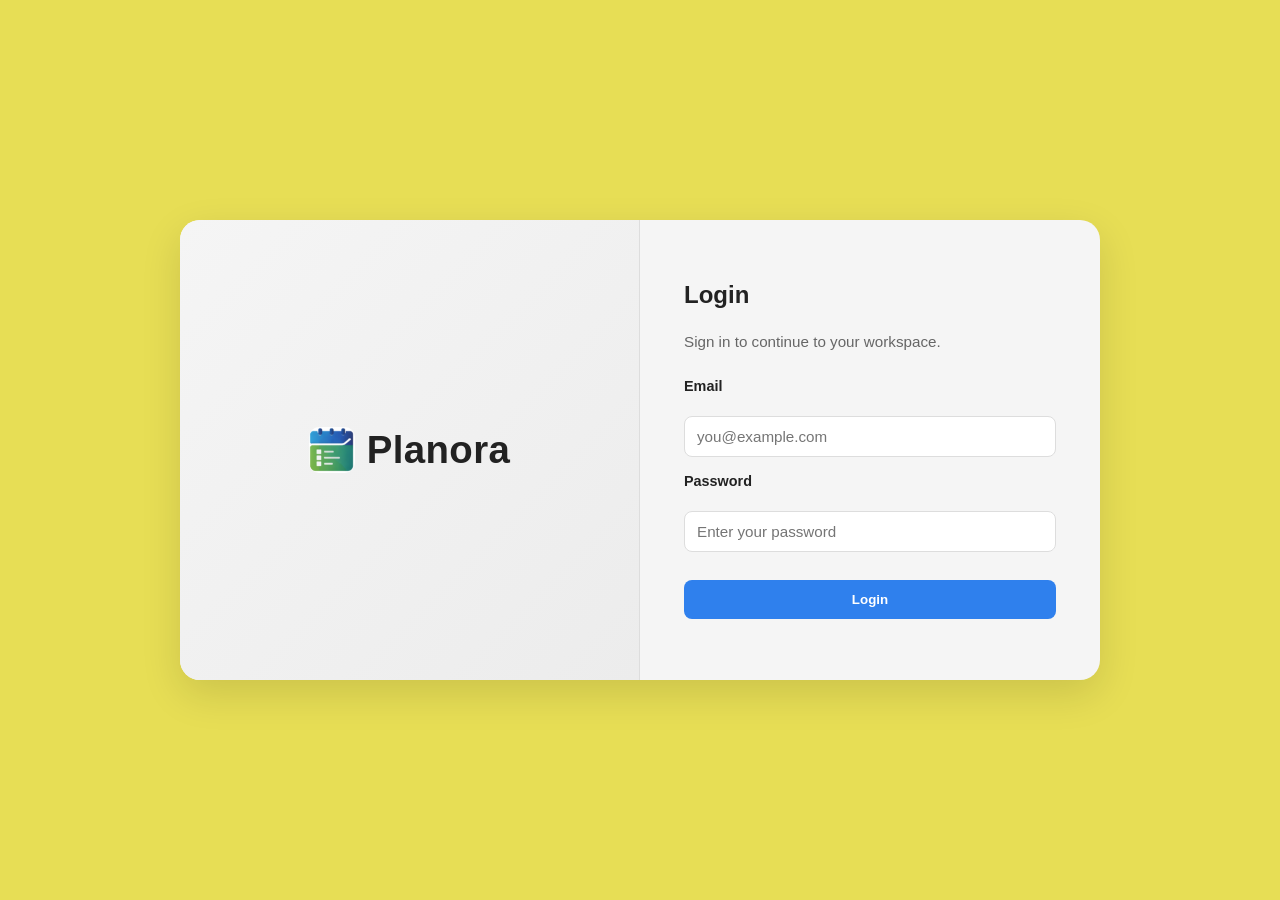
<file: Planora.Api/wwwroot/index.html>
<!doctype html>
<html lang="en">
<head>
    <meta charset="UTF-8">
    <meta name="viewport" content="width=device-width, initial-scale=1.0">
    <title>Project Planora - Login</title>
    <link rel="stylesheet" href="styles/base.css">
    <link rel="stylesheet" href="styles/base_index.css">
    <link rel="stylesheet" href="styles/login.css">
    <script defer src="scripts/login.js"></script>
</head>
<body class="page-login">
  <main class="panel">
    <section class="left-side">
      <div class="brand">
        <img class="brand-logo" src="images/planora-logo.png" alt="Project Planora logo">
        <span class="brand-text">Planora</span>
      </div>
    </section>

    <section class="right-side">
      <h1>Login</h1>
      <p>Sign in to continue to your workspace.</p>

      <label for="email">Email</label>
      <input id="email" type="email" placeholder="you@example.com">

      <label for="password">Password</label>
      <input id="password" type="password" placeholder="Enter your password">

      <a href="password_reset_request.html" class="reset-password item-hidden" id="reset-password">Forgotten your password?</a>
      <button type="button" onclick="login()">Login</button>
    </section>
  </main>
</body>
</html>
</file>
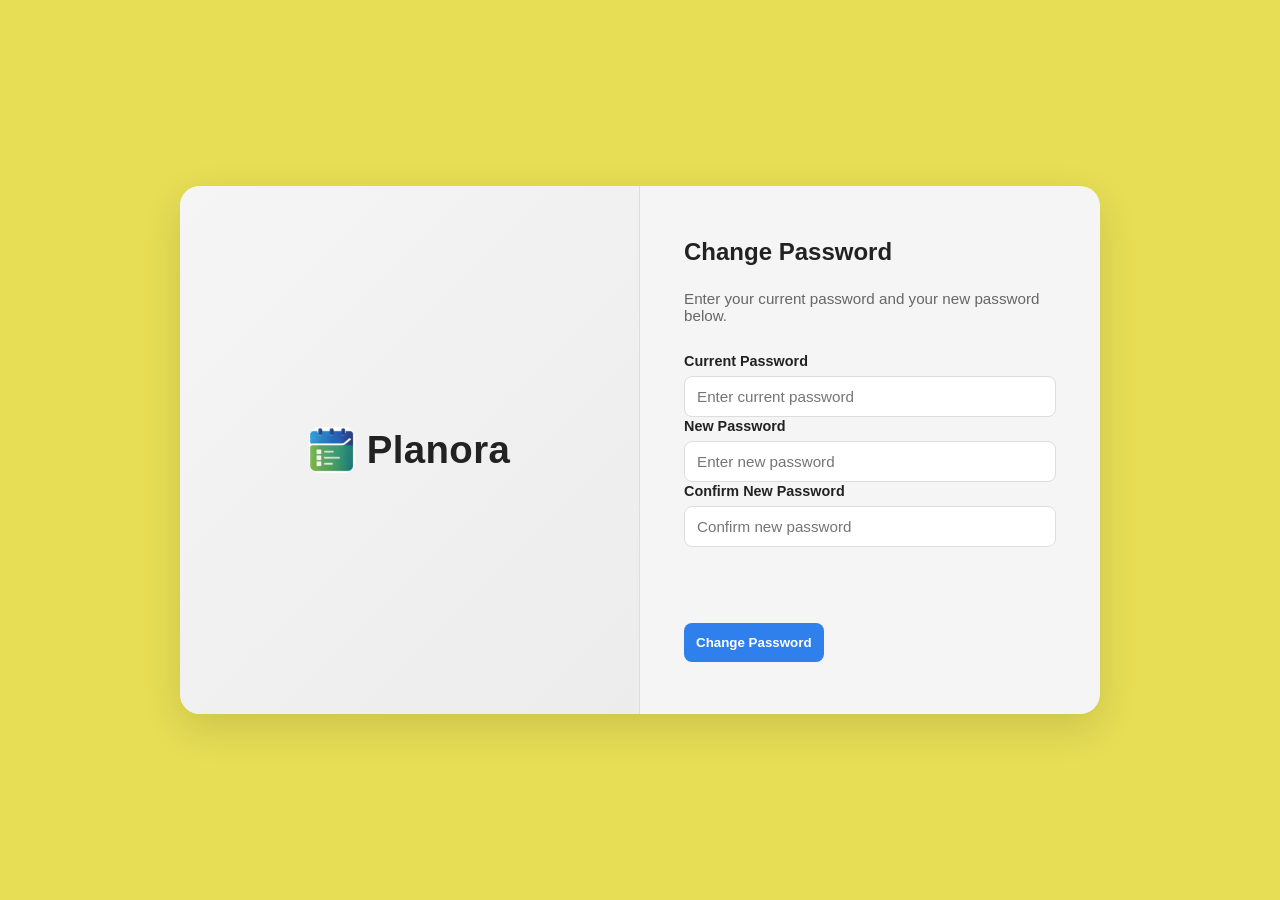
<file: Planora.Api/wwwroot/password_change.html>
<!DOCTYPE html>
<html lang="en">
<head>
    <meta charset="UTF-8">
    <meta name="viewport" content="width=device-width, initial-scale=1.0">
    <title>Change Password</title>
    <link rel="stylesheet" href="styles/base.css">
    <link rel="stylesheet" href="styles/base_index.css">
</head>
<body class="page-login">
    <div class="panel">
        <div class="left-side">
            <div class="brand">
                <img src="images/planora-logo.png" alt="Planora Logo" class="brand-logo">
                <span class="brand-text">Planora</span>
            </div>
        </div>
        <div class="right-side">
            <h1>Change Password</h1>
            <p>Enter your current password and your new password below.</p>
            <form id="new-password-form" autocomplete="off">
                <div>
                    <label for="old-password">Current Password</label>
                    <input type="password" id="old-password" name="old-password" required placeholder="Enter current password">
                </div>
                <div class="input-margin">
                    <label for="new-password">New Password</label>
                    <input type="password" id="new-password" name="new-password" minlength="8" required placeholder="Enter new password">
                </div>
                <div class="input-margin">
                    <label for="confirm-password">Confirm New Password</label>
                    <input type="password" id="confirm-password" name="confirm-password" minlength="8" required placeholder="Confirm new password">
                </div>
                <div id="error-message" class="reset-error"></div>
                <div id="success-message" class="reset-success"></div>
                <button type="submit">Change Password</button>
            </form>
        </div>
    </div>
    <script src="scripts/password_change.js" defer></script>
</body>
</html>
</file>
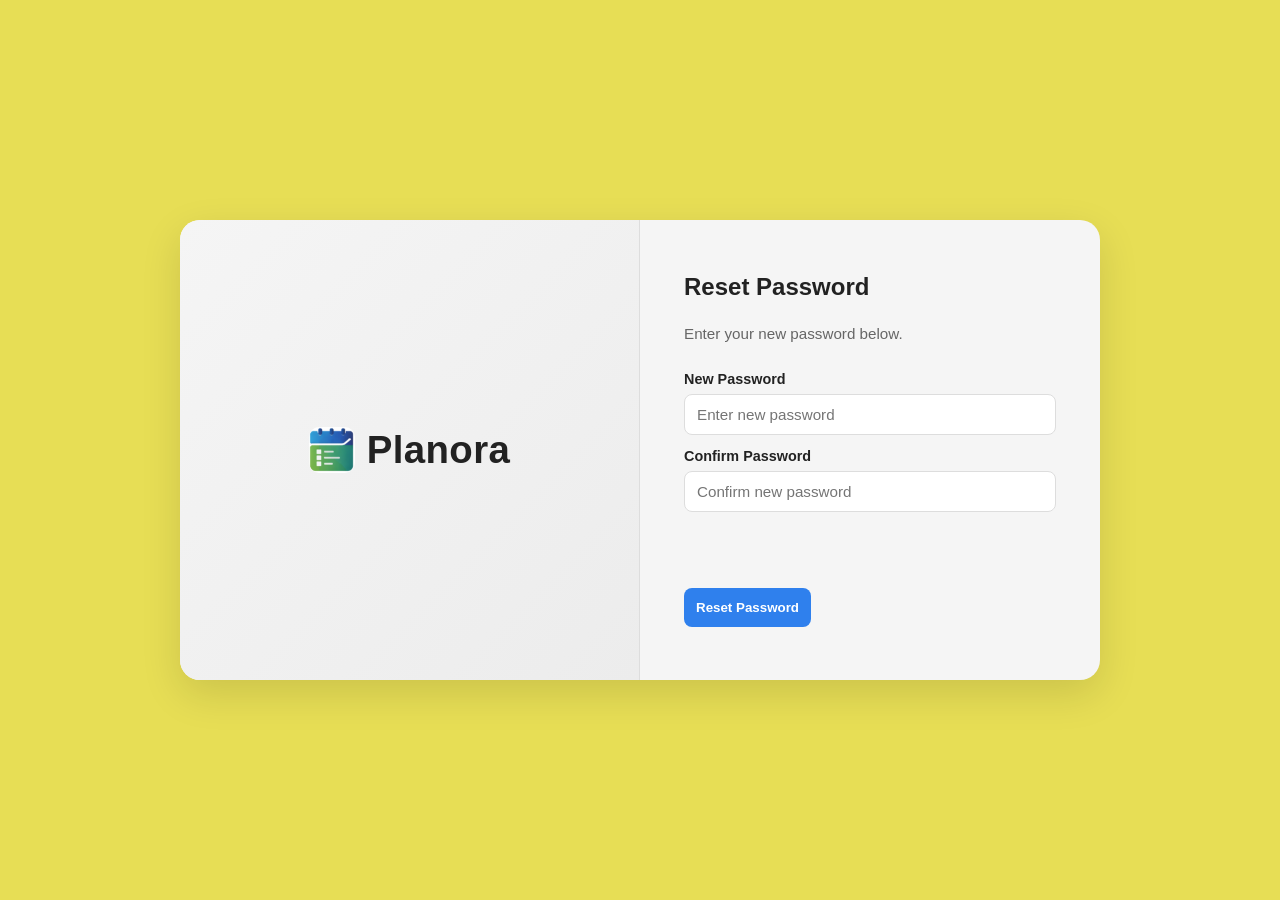
<file: Planora.Api/wwwroot/reset_password.html>
<!DOCTYPE html>
<html lang="en">
<head>
    <meta charset="UTF-8">
    <meta name="viewport" content="width=device-width, initial-scale=1.0">
    <title>Reset Password</title>
    <link rel="stylesheet" href="styles/base.css">
    <link rel="stylesheet" href="styles/base_index.css">
    <link rel="stylesheet" href="styles/reset_password.css">
</head>
<body class="page-login">
    <div class="panel">
        <div class="left-side">
            <div class="brand">
                <img src="images/planora-logo.png" alt="Planora Logo" class="brand-logo">
                <span class="brand-text">Planora</span>
            </div>
        </div>
        <div class="right-side">
            <h1>Reset Password</h1>
            <p>Enter your new password below.</p>
            <form id="reset-password-form" autocomplete="off">
                <div>
                    <label for="password">New Password</label>
                    <input type="password" id="password" name="password" minlength="8" required placeholder="Enter new password">
                </div>
                <div class="input-margin">
                    <label for="confirm-password">Confirm Password</label>
                    <input type="password" id="confirm-password" name="confirm-password" minlength="8" required placeholder="Confirm new password">
                </div>
                <div id="reset-error" class="reset-error"></div>
                <div id="reset-success" class="reset-success"></div>
                <button type="submit">Reset Password</button>
            </form>
        </div>
    </div>
    <script src="scripts/reset_password.js" defer></script>
</body>
</html>
</file>
<file: Planora.Api/wwwroot/styles/base.css>
﻿:root {
    --bg: #e7de55;
    --card: #f5f5f5;
    --surface: #f4f4f4;
    --sidebar: #eeeeee;
    --muted: #666;
    --text: #222;
    --line: #d6d6d6;
    --active: #d7cf49;
    --accent: #2f80ed;
    --border: #dddddd;
}

* {
    box-sizing: border-box;
    margin: 0;
    padding: 0;
    font-family: Arial, Helvetica, sans-serif;
}

body {
    height: 100vh;
    display: grid;
    place-items: center;
    background: var(--bg);
    color: var(--text);
    overflow: hidden;
}

.item-hidden {
    display: none;
}

.invisible {
    visibility: hidden;
}

.restricted {
    display: none !important;
}
</file>
<file: Planora.Api/wwwroot/styles/base_index.css>
﻿.page-login .panel {
    width: min(920px, 92vw);
    min-height: 460px;
    background: var(--card);
    border-radius: 20px;
    box-shadow: 0 14px 40px rgba(0, 0, 0, 0.12);
    display: grid;
    grid-template-columns: 1fr 1fr;
    overflow: hidden;
}

.left-side {
    padding: 52px 44px;
    display: flex;
    align-items: center;
    justify-content: center;
    background: linear-gradient(135deg, #f5f5f5 0%, #ececec 100%);
    border-right: 1px solid var(--border);
}

.brand {
    display: flex;
    align-items: center;
    justify-content: center;
    gap: 12px;
    font-weight: 700;
    letter-spacing: 0.4px;
}

.brand-logo {
    width: 46px;
    height: 46px;
    object-fit: contain;
    border-radius: 10px;
}

.brand-text {
    font-size: clamp(1.6rem, 3.2vw, 2.4rem);
}

.right-side {
    padding: 52px 44px;
    display: flex;
    flex-direction: column;
    justify-content: center;
    gap: 16px;
}

.right-side h1 {
    font-size: 1.5rem;
    margin-bottom: 8px;
}

.right-side p {
    font-size: 0.95rem;
    color: var(--muted);
    margin-bottom: 12px;
}

.right-side label {
    font-size: 0.9rem;
    font-weight: 600;
}

.right-side input {
    width: 100%;
    padding: 11px 12px;
    border: 1px solid var(--border);
    border-radius: 8px;
    font-size: 0.95rem;
    margin-top: 6px;
}

.right-side input:focus {
    outline: 2px solid rgba(47, 128, 237, 0.25);
    border-color: var(--accent);
}

.right-side button {
    margin-top: 12px;
    padding: 12px;
    border: none;
    border-radius: 8px;
    background: var(--accent);
    color: #fff;
    font-weight: 700;
    cursor: pointer;
}

.right-side button:hover {
    filter: brightness(0.96);
}

@media (max-width: 780px) {
    .page-login .panel {
        grid-template-columns: 1fr;
    }

    .left-side {
        min-height: 180px;
        border-right: 0;
        border-bottom: 1px solid var(--border);
    }
}

.reset-error {
    color: #e74c3c;
    margin-top: 10px;
    min-height: 22px;
}

.reset-success {
    color: #27ae60;
    margin-top: 10px;
    min-height: 22px;
}
</file>
<file: Planora.Api/wwwroot/styles/login.css>
﻿/* ===== Login page ===== */
.reset-password {
    font-size: 12px;
    text-decoration: none;
}
</file>
